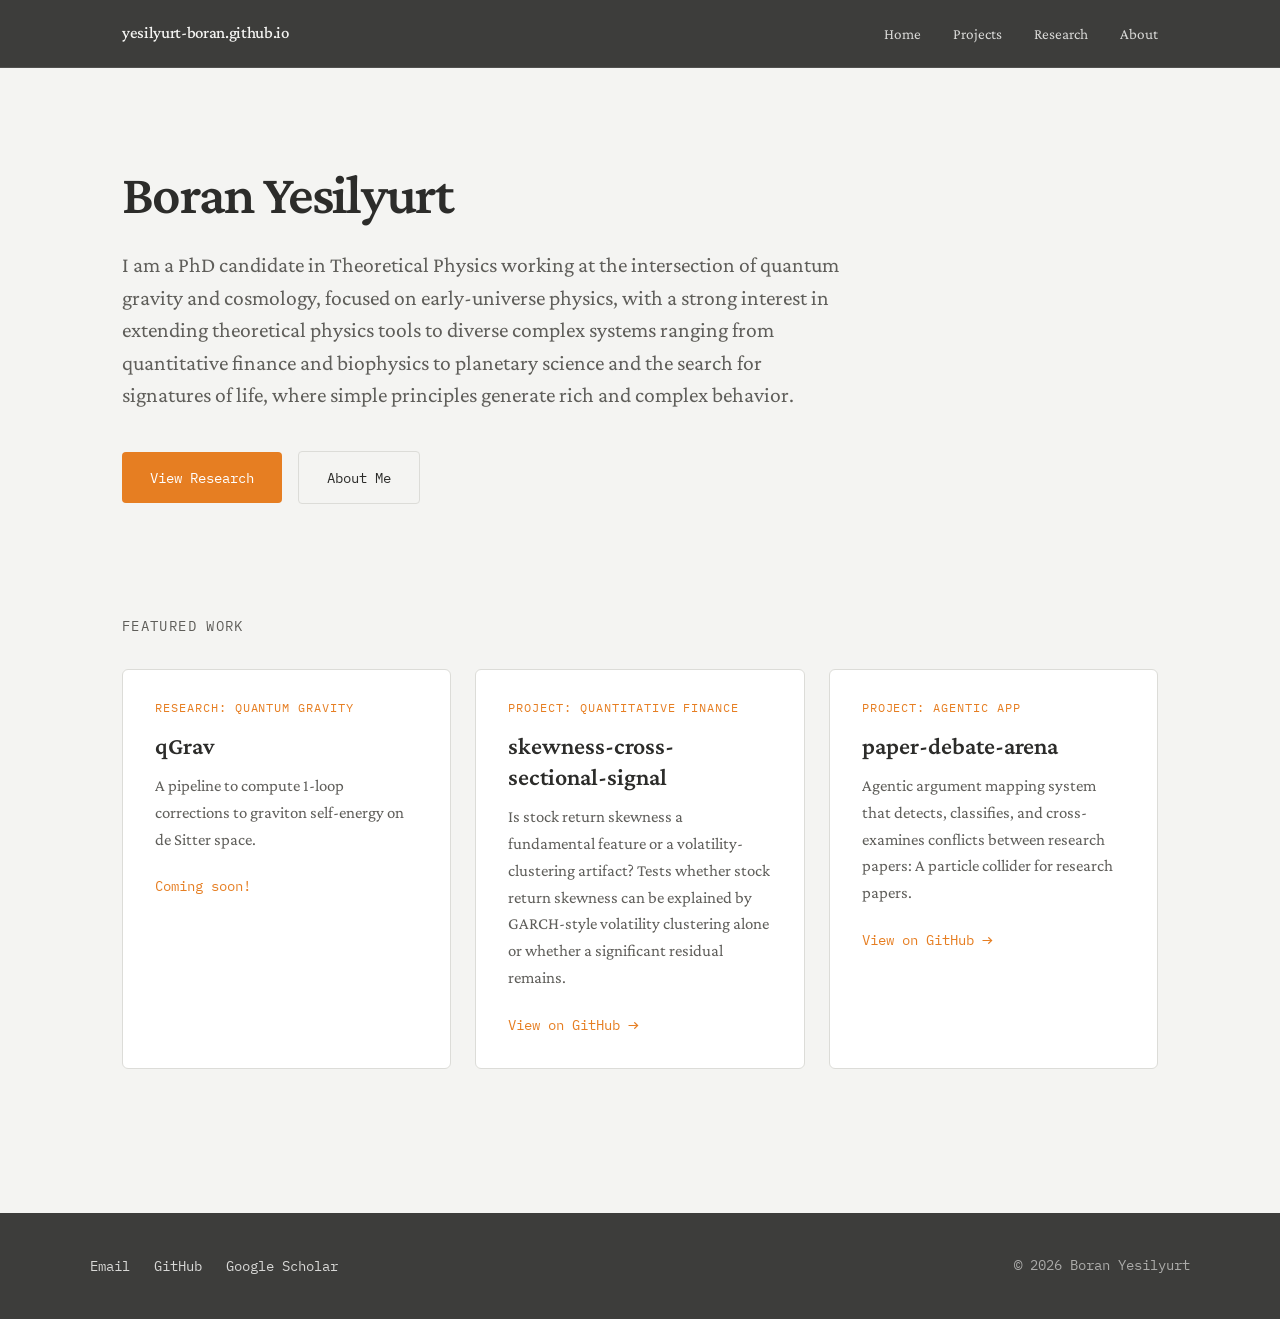
<file: index.html>
<!DOCTYPE html>
<html lang="en">
<head>
    <meta charset="UTF-8">
    <meta name="viewport" content="width=device-width, initial-scale=1.0">
    <title>Boran Yesilyurt</title>
    <link rel="preconnect" href="https://fonts.googleapis.com">
    <link rel="preconnect" href="https://fonts.gstatic.com" crossorigin>
    <link href="https://fonts.googleapis.com/css2?family=Crimson+Pro:wght@400;500;600&family=IBM+Plex+Mono:wght@400;500&display=swap" rel="stylesheet">
    <link rel="stylesheet" href="style.css">
</head>
<body>
    <nav>
        <div class="nav-container">
            <div class="nav-logo">yesilyurt-boran.github.io</div>
            <ul class="nav-links">
                <li><a href="index.html">Home</a></li>
                <li><a href="projects.html">Projects</a></li>
                <li><a href="research.html">Research</a></li>
                <li><a href="about.html">About</a></li>
            </ul>
        </div>
    </nav>

    <section class="hero" id="home">
        <h1>Boran Yesilyurt</h1>
        <p class="hero-tagline">
            I am a PhD candidate in Theoretical Physics working at the intersection of quantum gravity and cosmology, focused on early-universe physics, with a strong interest in extending theoretical physics tools to diverse complex systems ranging from quantitative finance and biophysics to planetary science and the search for signatures of life, where simple principles generate rich and complex behavior.
        </p>
        <div class="cta-row">
            <a href="research.html" class="btn btn-primary">View Research</a>
            <a href="about.html" class="btn btn-secondary">About Me</a>
        </div>
    </section>

    <section class="featured">
        <div class="section-header">Featured Work</div>
        <div class="work-grid">
            <div class="work-card">
                <div class="work-category">Research: Quantum Gravity</div>
                <h3 class="work-title">qGrav</h3>
                <p class="work-desc">A pipeline to compute 1-loop corrections to graviton self-energy on de Sitter space.</p>
                <a class="work-pending">Coming soon!</a>
            </div>
            
            <div class="work-card">
                <div class="work-category">Project: Quantitative Finance</div>
                <h3 class="work-title">skewness-cross-sectional-signal</h3>
                <p class="work-desc">Is stock return skewness a fundamental feature or a volatility-clustering artifact? Tests whether stock return skewness can be explained by GARCH-style volatility clustering alone or whether a significant residual remains.</p>
                <a href="https://github.com/yesilyurt-boran/skewness-cross-sectional-signal" class="work-link">View on GitHub</a>
            </div>
            <div class="work-card">
                <div class="work-category">Project: Agentic App</div>
                <h3 class="work-title">paper-debate-arena</h3>
                <p class="work-desc">Agentic argument mapping system that detects, classifies, and cross-examines conflicts between research papers: A particle collider for research papers.</p>
                <a href="https://github.com/yesilyurt-boran/paper-debate-arena" class="work-link">View on GitHub</a>
            </div>            
        </div>
    </section>


    <footer>
        <div class="footer-container">
            <ul class="footer-links">
                <li><a href="mailto:b.yesilyurt@ufl.edu">Email</a></li>
                <li><a href="https://github.com/yesilyurt-boran">GitHub</a></li>
                <li><a href="https://scholar.google.com/citations?user=VNmF69QAAAAJ&hl=en">Google Scholar</a></li>
            </ul>
            <div class="footer-note">© 2026 Boran Yesilyurt</div>
        </div>
    </footer>
</body>
</html>
</file>
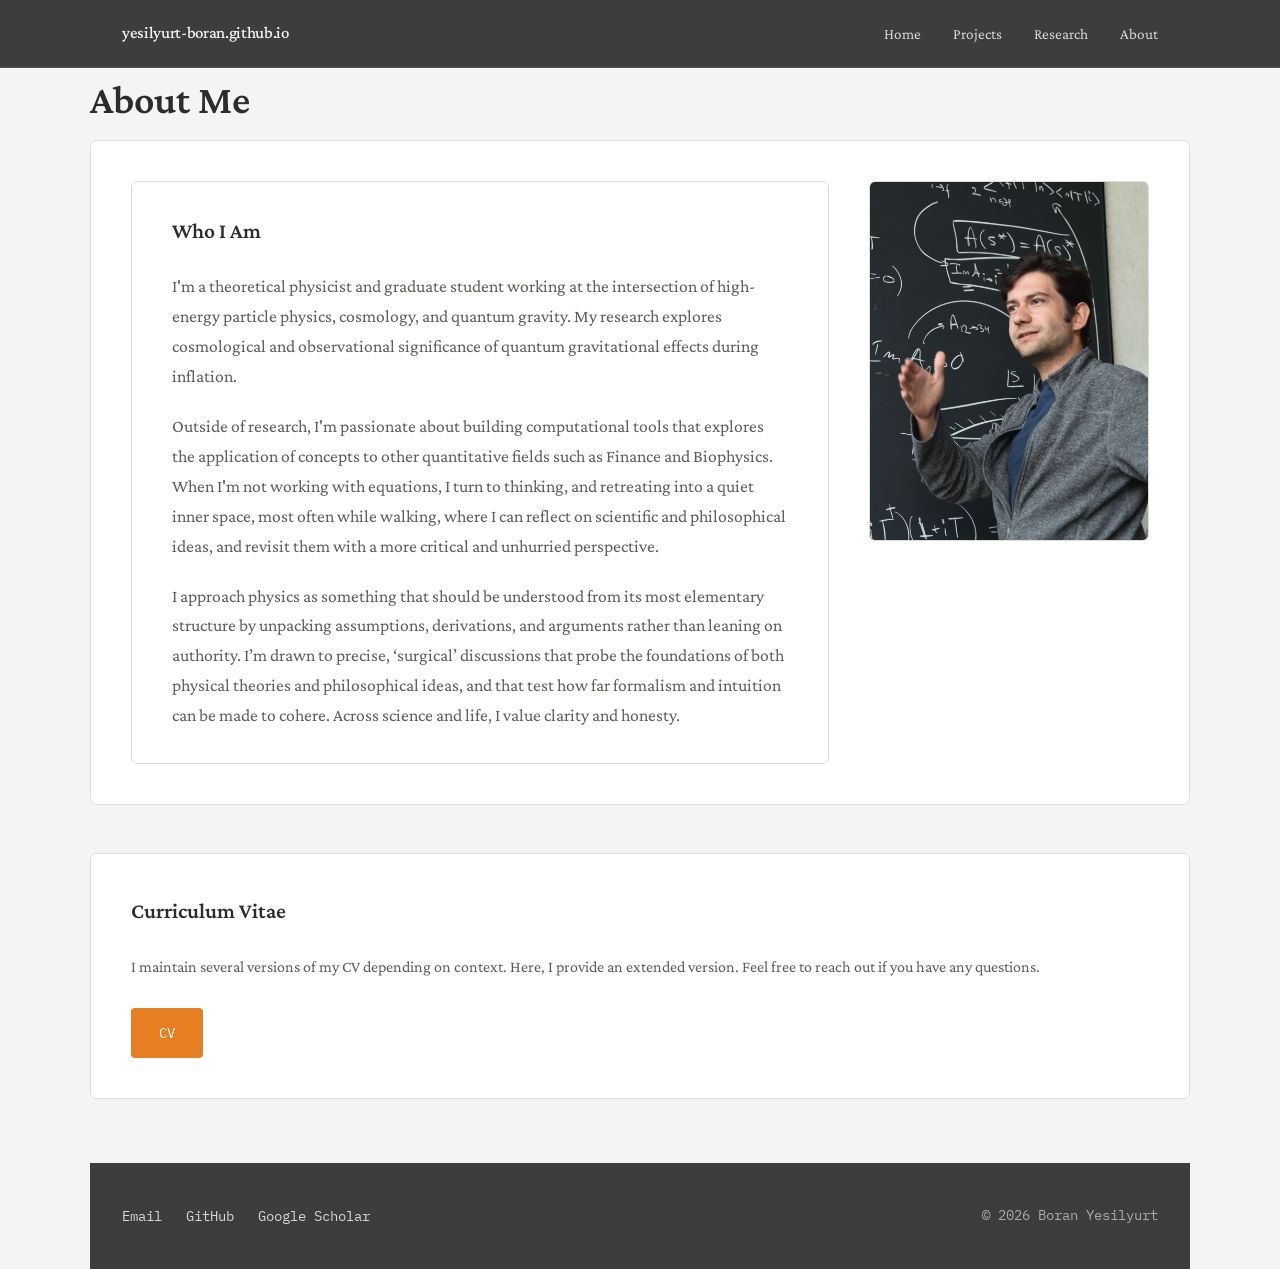
<file: about.html>
<!DOCTYPE html>
<html lang="en">
<head>
    <meta charset="UTF-8">
    <meta name="viewport" content="width=device-width, initial-scale=1.0">
    <title>About — Boran Yesilyurt</title>
    <link rel="preconnect" href="https://fonts.googleapis.com">
    <link rel="preconnect" href="https://fonts.gstatic.com" crossorigin>
    <link href="https://fonts.googleapis.com/css2?family=Crimson+Pro:wght@400;500;600&family=IBM+Plex+Mono:wght@400;500&display=swap" rel="stylesheet">
	<link rel="stylesheet" href="style.css">
</head>
<body>
	<nav>
        <div class="nav-container">
            <div class="nav-logo">yesilyurt-boran.github.io</div>
            <ul class="nav-links">
                <li><a href="index.html">Home</a></li>
                <li><a href="projects.html">Projects</a></li>
                <li><a href="research.html">Research</a></li>
                <li><a href="about.html">About</a></li>
            </ul>
        </div>
    </nav>

    <div class="container">
        <h1>About Me</h1>

        <div class="bio-section">
			<div class="bio-content">
				<h2>Who I Am</h2>
				<div class="bio-text">
					<p>
						I'm a theoretical physicist and graduate student working at the intersection of high-energy particle physics, cosmology, and quantum gravity. My research explores cosmological and observational significance of quantum gravitational effects during inflation.
					</p>
					<p>
						Outside of research, I'm passionate about building computational tools that explores the application of concepts to other quantitative fields such as Finance and Biophysics. When I'm not working with equations, I turn to thinking, and retreating into a quiet inner space, most often while walking, where I can reflect on scientific and philosophical ideas, and revisit them with a more critical and unhurried perspective.
					</p>
					<p>
						I approach physics as something that should be understood from its most elementary structure by unpacking assumptions, derivations, and arguments rather than leaning on authority. I’m drawn to precise, ‘surgical’ discussions that probe the foundations of both physical theories and philosophical ideas, and that test how far formalism and intuition can be made to cohere. Across science and life, I value clarity and honesty.					</p>
				</div>
			</div>
			<div class="bio-photo">
                <img src="pp.jpg" alt="Boran Yesilyurt">
            </div>
    </div>
	
	<div class="container">
		<div class="cv-section">
            <h2>Curriculum Vitae</h2>
            <p class="cv-desc">
                I maintain several versions of my CV depending on context. Here, I provide an extended version. Feel free to reach out if you have any questions.
            </p>
            <div class="cv-buttons">
                <a href="cv_extended.pdf" class="btn btn-primary">CV</a>
            </div>
        </div>

	</div>

    <footer>
        <div class="footer-container">
            <ul class="footer-links">
                <li><a href="mailto:b.yesilyurt@ufl.edu">Email</a></li>
                <li><a href="https://github.com/yesilyurt-boran">GitHub</a></li>
                <li><a href="https://scholar.google.com/citations?user=VNmF69QAAAAJ&hl=en">Google Scholar</a></li>
            </ul>
            <div class="footer-note">© 2026 Boran Yesilyurt</div>
        </div>
    </footer>
</body>
</html>
</file>
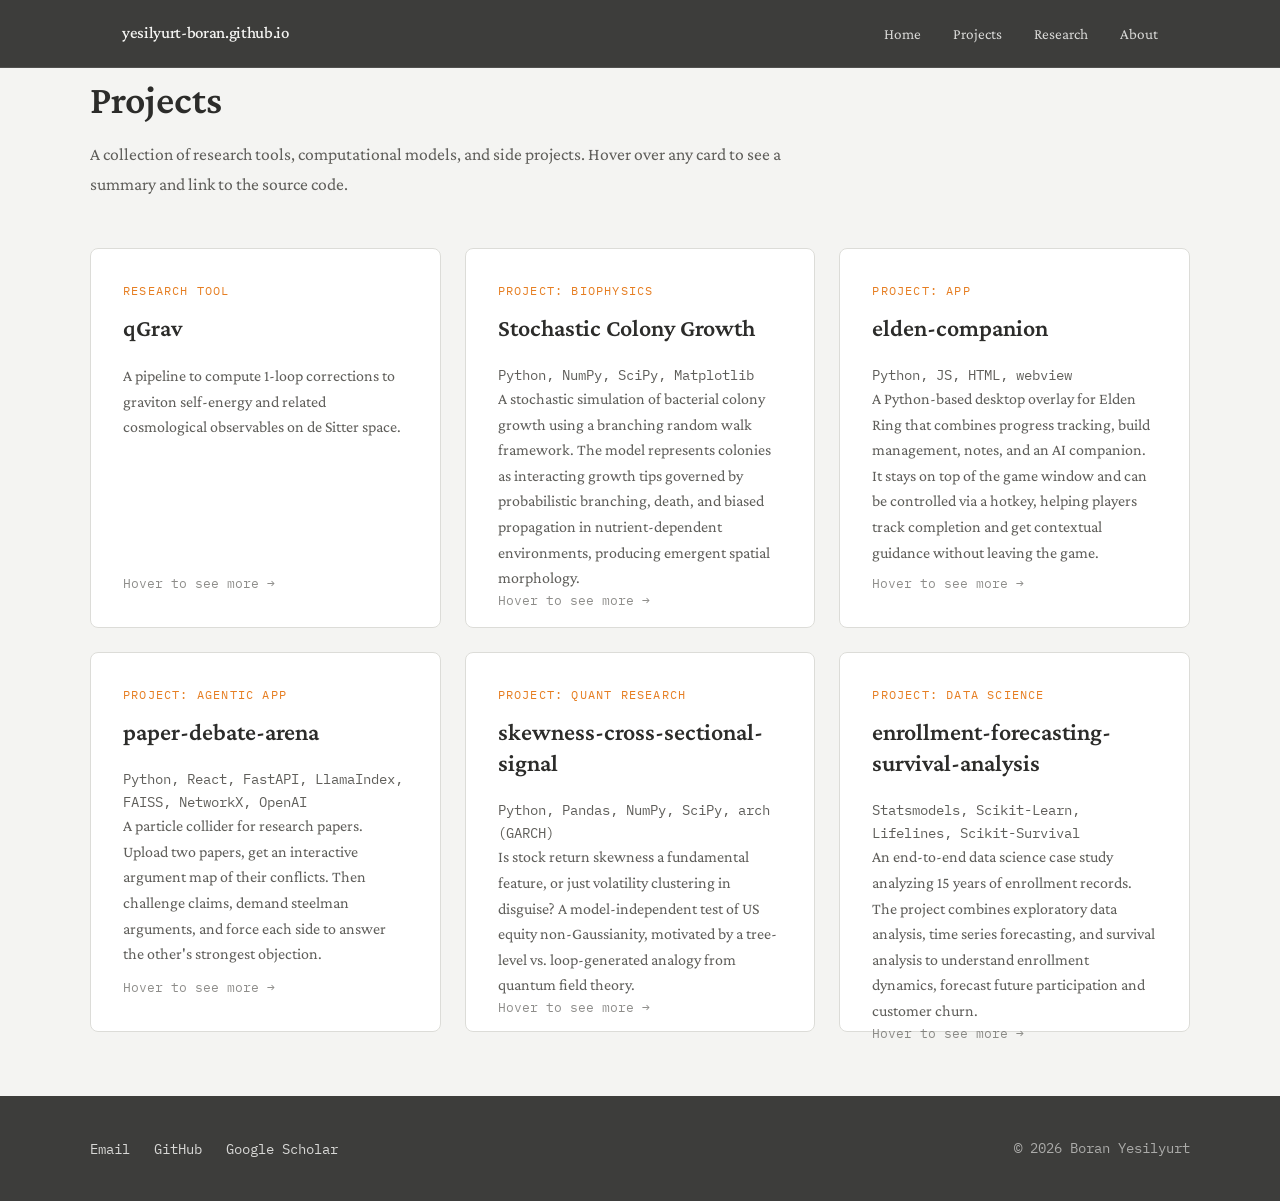
<file: projects.html>
<!DOCTYPE html>
<html lang="en">
<head>
    <meta charset="UTF-8">
    <meta name="viewport" content="width=device-width, initial-scale=1.0">
    <title>Projects Gallery</title>
    <link rel="preconnect" href="https://fonts.googleapis.com">
    <link rel="preconnect" href="https://fonts.gstatic.com" crossorigin>
    <link href="https://fonts.googleapis.com/css2?family=Crimson+Pro:wght@400;500;600&family=IBM+Plex+Mono:wght@400;500&display=swap" rel="stylesheet">
    <link rel="stylesheet" href="style.css">
</head>
<body>
    <nav>
        <div class="nav-container">
            <div class="nav-logo">yesilyurt-boran.github.io</div>
            <ul class="nav-links">
                <li><a href="index.html">Home</a></li>
                <li><a href="projects.html">Projects</a></li>
                <li><a href="research.html">Research</a></li>
                <li><a href="about.html">About</a></li>
            </ul>
        </div>
    </nav>
	
    <div class="container">
        <h1>Projects</h1>
        <p class="intro">A collection of research tools, computational models, and side projects. Hover over any card to see a summary and link to the source code.</p>
        
        <div class="gallery">
            <!-- Project 1 -->
            <div class="flip-card-wrapper">
                <div class="flip-card">
                    <div class="flip-card-front">
                        <div class="card-header">
                            <div class="card-category">Research Tool</div>
                            <h3 class="card-title">	qGrav</h3>
                            <div class="card-tech"></div>
                        </div>
                        <div class="card-description">
							A pipeline to compute 1-loop corrections to graviton self-energy and related cosmological observables on de Sitter space.																																									
                        </div>
                        <div class="card-hint">Hover to see more →</div>
                    </div>
                    <div class="flip-card-back">
                        <div class="summary">
                            <div class="summary-title">Quick Summary</div>
                            <div class="summary-text">
							
							</div>
                        </div>
                        <a href="https://github.com/yesilyurt-boran/qGrav" class="github-btn">
                            <span>Coming soon!</span>
                        </a>
                    </div>
                </div>
            </div>
            
            <!-- Project 2 -->
            <div class="flip-card-wrapper">
                <div class="flip-card">
                    <div class="flip-card-front">
                        <div class="card-header">
                            <div class="card-category">Project: Biophysics</div>
                            <h3 class="card-title">Stochastic Colony Growth</h3>
                            <div class="card-tech">Python, NumPy, SciPy, Matplotlib</div>
                        </div>
                        <div class="card-description">
							A stochastic simulation of bacterial colony growth using a branching random walk framework. The model represents colonies as interacting growth tips governed by probabilistic branching, death, and biased propagation in nutrient-dependent environments, producing emergent spatial morphology.
                        </div>
                        <div class="card-hint">Hover to see more →</div>
                    </div>
                    <div class="flip-card-back">
                        <div class="summary">
                            <div class="summary-title">Quick Summary</div>
                            <div class="summary-text">
								A Monte Carlo branching random walk model for bacterial colony growth that reproduces emergent morphologies and self-limiting expansion through stochastic tip dynamics and environment-dependent growth rules.
                            </div>
                        </div>
                        <a href="https://github.com/yesilyurt-boran/stochastic-colony-growth" class="github-btn">
                            <span>View on GitHub</span>
                        </a>
                    </div>
                </div>
            </div>
            
            <!-- Project 3 -->
            <div class="flip-card-wrapper">
                <div class="flip-card">
                    <div class="flip-card-front">
                        <div class="card-header">
                            <div class="card-category">Project: App</div>
                            <h3 class="card-title">elden-companion</h3>
                            <div class="card-tech">Python, JS, HTML, webview</div>
                        </div>
                        <div class="card-description">
						A Python-based desktop overlay for Elden Ring that combines progress tracking, build management, notes, and an AI companion. It stays on top of the game window and can be controlled via a hotkey, helping players track completion and get contextual guidance without leaving the game.
                        </div>
                        <div class="card-hint">Hover to see more →</div>
                    </div>
                    <div class="flip-card-back">
                        <div class="summary">
                            <div class="summary-title">Quick Summary</div>
                            <div class="summary-text">
								Elden Companion is an always-on-top desktop overlay for Elden Ring that tracks region progress, manages builds, and stores notes while providing an AI companion that adapts its guidance to the player’s level, build, and selected tone.
                            </div>
                        </div>
                        <a href="https://github.com/yesilyurt-boran/elden-companion" class="github-btn">
                            <span>View on GitHub</span>
                        </a>
                    </div>
                </div>
            </div>
            
            <!-- Project 4 -->
            <!-- Debate Arena -->
			<div class="flip-card-wrapper">
				<div class="flip-card">
					<div class="flip-card-front">
						<div class="card-header">
							<div class="card-category">Project: Agentic App</div>
							<h3 class="card-title">paper-debate-arena</h3>
							<div class="card-tech">Python, React, FastAPI, LlamaIndex, FAISS, NetworkX, OpenAI</div>
						</div>
						<div class="card-description">
							A particle collider for research papers. Upload two papers, get an interactive argument map of their conflicts. Then challenge claims, demand steelman arguments, and force each side to answer the other's strongest objection.								</div>
						<div class="card-hint">Hover to see more →</div>
					</div>
					<div class="flip-card-back">
						<div class="summary">
							<div class="summary-title">Quick Summary</div>
							<div class="summary-text">
								Agentic conflict detection and cross-examination system built on per-paper RAG indexes and GPT-4o classification. Maps disagreements as a persistent graph exportable as JSON. Tested across cosmology, biophysics and condensed matter physics papers with no domain-specific tuning.							</div>
						</div>
						<a href="https://github.com/yesilyurt-boran/paper-debate-arena" class="github-btn">
							<span>View on GitHub</span>
						</a>
					</div>
				</div>
			</div>
            <!-- Project 5 -->
			<!-- Skewness Decomposition -->
			<div class="flip-card-wrapper">
			    <div class="flip-card">
			        <div class="flip-card-front">
			            <div class="card-header">
			                <div class="card-category">Project: Quant Research</div>
			                <h3 class="card-title">skewness-cross-sectional-signal</h3>
			                <div class="card-tech">Python, Pandas, NumPy, SciPy, arch (GARCH)</div>
			            </div>
			            <div class="card-description">
			                Is stock return skewness a fundamental feature, or just volatility clustering in disguise? A model-independent test of US equity non-Gaussianity, motivated by a tree-level vs. loop-generated analogy from quantum field theory.
			            </div>
			            <div class="card-hint">Hover to see more →</div>
			        </div>
			        <div class="flip-card-back">
			            <div class="summary">
			                <div class="summary-title">Quick Summary</div>
			                <div class="summary-text">
			                    Built a 20-year, survivorship-bias-corrected return panel and tested raw skewness and coskewness as cross-sectional signals. Fit per-stock GARCH(1,1)-Gaussian null models and used Monte Carlo simulation to show volatility clustering explains under 0.1% of observed skewness.
			                </div>
			            </div>
			            <a href="https://github.com/yesilyurt-boran/skewness-cross-sectional-signal" class="github-btn">
			                <span>View on GitHub</span>
			            </a>
			        </div>
			    </div>
			</div>
            
            <!-- Project 6 -->
			<div class="flip-card-wrapper">
			    <div class="flip-card">
			        <div class="flip-card-front">
			            <div class="card-header">
			                <div class="card-category">Project: Data Science</div>
			                <h3 class="card-title">enrollment-forecasting-survival-analysis</h3>
			                <div class="card-tech">Statsmodels, Scikit-Learn, Lifelines, Scikit-Survival</div>
			            </div>
			            <div class="card-description">
			                An end-to-end data science case study analyzing 15 years of enrollment records. The project combines exploratory data analysis, time series forecasting, and survival analysis to understand enrollment dynamics, forecast future participation and customer churn.
			            </div>
			            <div class="card-hint">Hover to see more →</div>
			        </div>
			        <div class="flip-card-back">
			            <div class="summary">
			                <div class="summary-title">Quick Summary</div>
			                <div class="summary-text">
			                    Built a complete analytics pipeline from data cleaning to forecasting and churn modeling. Compared classical forecasting techniques, Bayesian methods, and a custom Fourier model, then applied Kaplan–Meier, Random Survival Forest, and DeepSurv to evaluate membership retention.
			                </div>
			            </div>
			            <a href="https://github.com/yesilyurt-boran/enrollment-forecasting-survival-analysis" class="github-btn">
			                <span>View on GitHub</span>
			            </a>
			        </div>
			    </div>
			</div>
        </div>
    </div>
	<footer>
        <div class="footer-container">
            <ul class="footer-links">
                <li><a href="mailto:b.yesilyurt@ufl.edu">Email</a></li>
                <li><a href="https://github.com/yesilyurt-boran">GitHub</a></li>
                <li><a href="https://scholar.google.com/citations?user=VNmF69QAAAAJ&hl=en">Google Scholar</a></li>
            </ul>
            <div class="footer-note">© 2026 Boran Yesilyurt</div>
        </div>
    </footer>
</body>
</html>
</file>
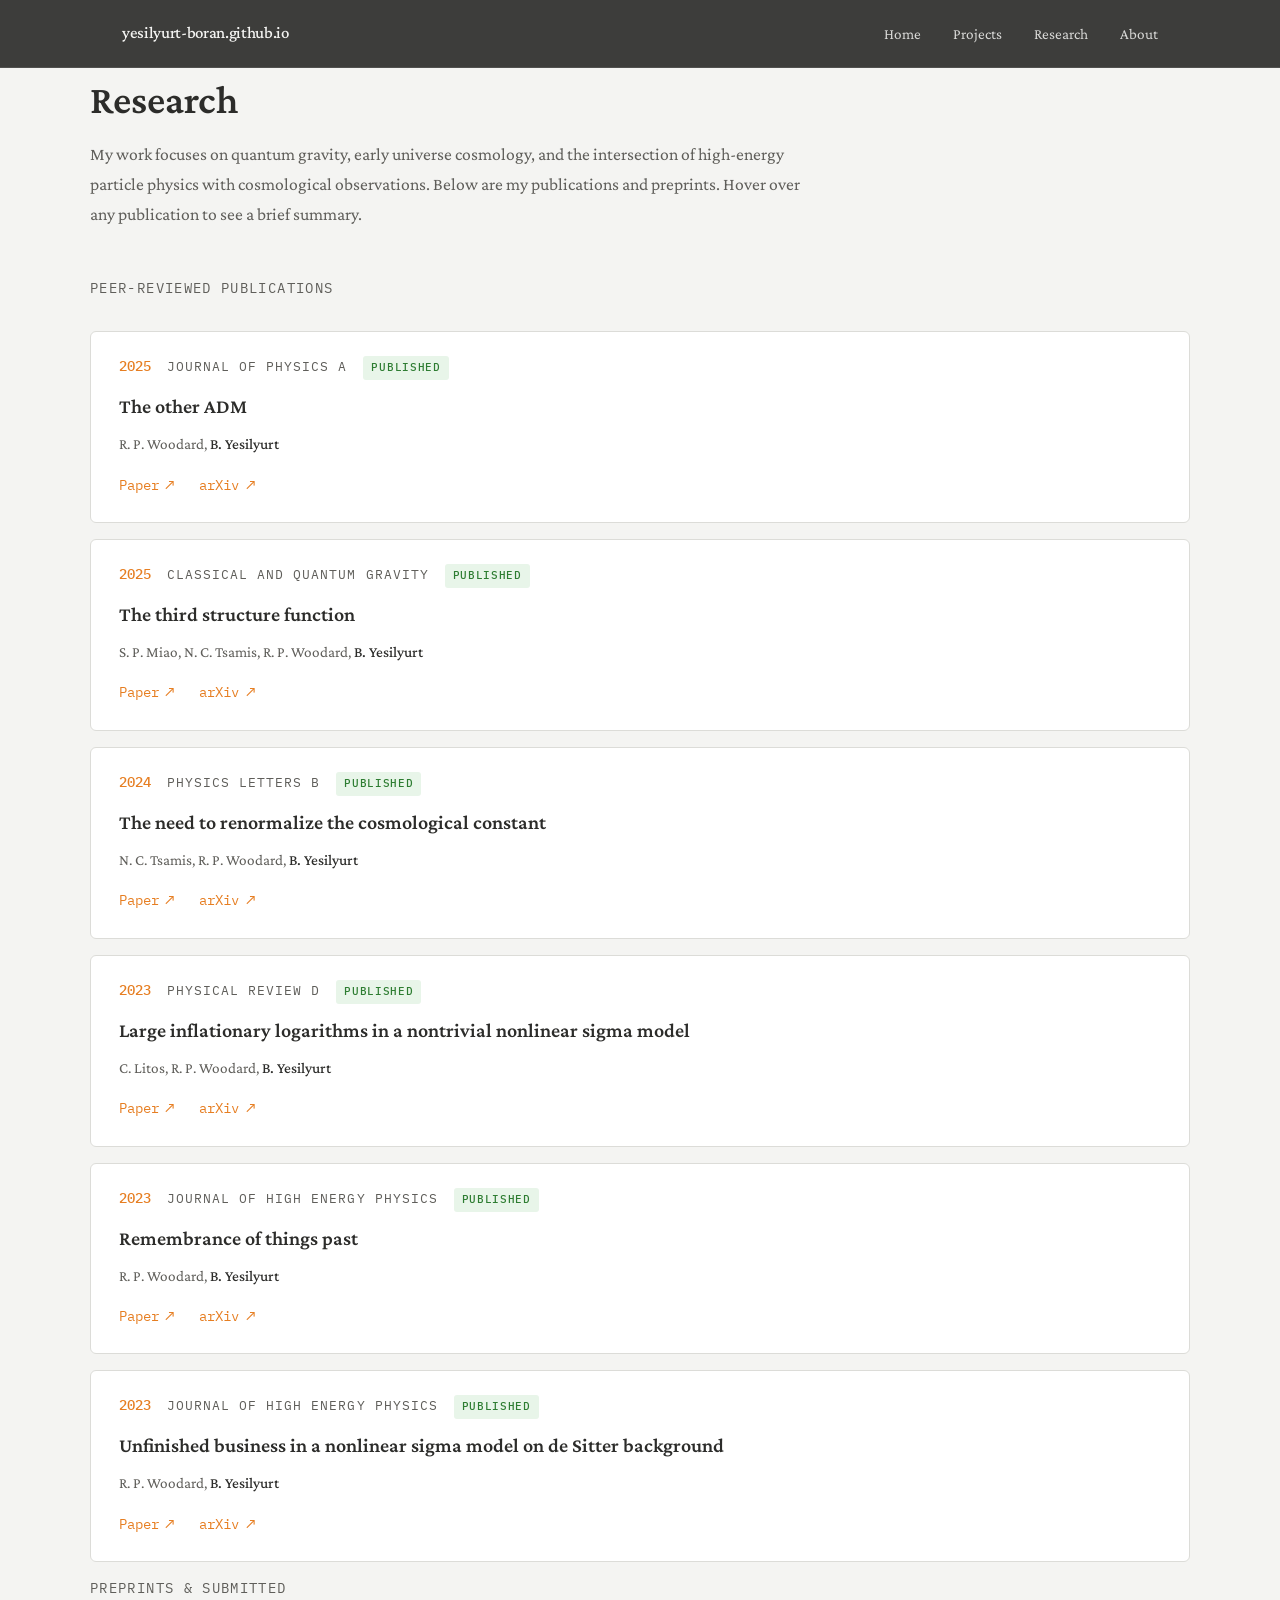
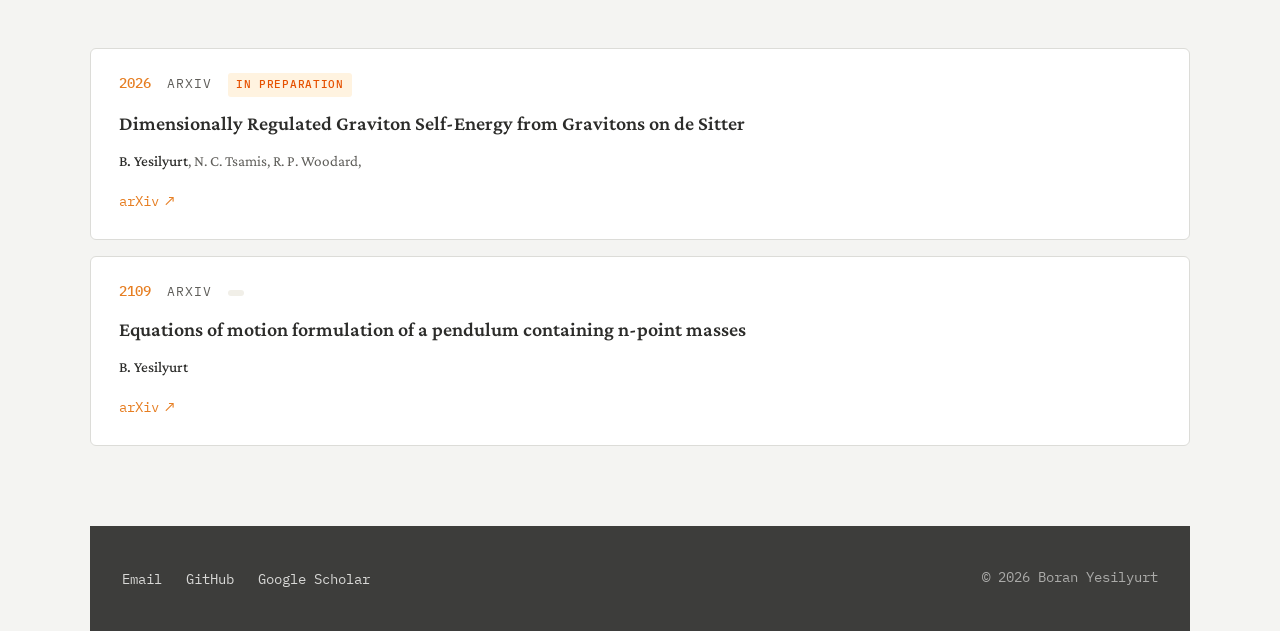
<file: research.html>
<!DOCTYPE html>
<html lang="en">
<head>
    <meta charset="UTF-8">
    <meta name="viewport" content="width=device-width, initial-scale=1.0">
    <title>Research — Boran Yesilyurt</title>
    <link rel="preconnect" href="https://fonts.googleapis.com">
    <link rel="preconnect" href="https://fonts.gstatic.com" crossorigin>
    <link href="https://fonts.googleapis.com/css2?family=Crimson+Pro:wght@400;500;600&family=IBM+Plex+Mono:wght@400;500&display=swap" rel="stylesheet">
    <link rel="stylesheet" href="style.css">
</head>
<body>
	<nav>
        <div class="nav-container">
            <div class="nav-logo">yesilyurt-boran.github.io</div>
            <ul class="nav-links">
                <li><a href="index.html">Home</a></li>
                <li><a href="projects.html">Projects</a></li>
                <li><a href="research.html">Research</a></li>
                <li><a href="about.html">About</a></li>
            </ul>
        </div>
    </nav>

    <div class="container">
        <h1>Research</h1>
        <p class="intro">
            My work focuses on quantum gravity, early universe cosmology, and the intersection of high-energy particle physics with cosmological observations. Below are my publications and preprints. Hover over any publication to see a brief summary.
        </p>


        <div class="section-header">Peer-Reviewed Publications</div>

        <div class="publications-list">
		
			<div class="publication-item">
                <div class="pub-meta">
                    <span class="pub-year">2025</span>
                    <span class="pub-venue">Journal of Physics A</span>
                    <span class="status-badge status-published">Published</span>
                </div>
                <h3 class="pub-title">The other ADM</h3>
                <div class="pub-authors">
                    R. P. Woodard, <span class="me">B. Yesilyurt</span>
                </div>
                <div class="tooltip">
					A study on nonperturbative gravitational UV self-screening, developing a cosmological analogue of the ADM framework and initiating its implementation in coupled gravity–QED systems to explore dynamical regulation of ultraviolet divergences.                </div>
                <div class="pub-links">
                    <a href="https://iopscience.iop.org/article/10.1088/1751-8121/add19b" class="pub-link">Paper</a>
                    <a href="https://arxiv.org/abs/2410.05213" class="pub-link">arXiv</a>
                </div>
            </div>
            
            <div class="publication-item">
                <div class="pub-meta">
                    <span class="pub-year">2025</span>
                    <span class="pub-venue">Classical and Quantum Gravity</span>
                    <span class="status-badge status-published">Published</span>
                </div>
                <h3 class="pub-title">The third structure function</h3>
                <div class="pub-authors">
                    S. P. Miao, N. C. Tsamis, R. P. Woodard, <span class="me">B. Yesilyurt</span>
                </div>
                <div class="tooltip">
					Re-derived the graviton self-energy induced by massless minimally coupled scalar loops on de Sitter spacetime, extending the tensor decomposition to cosmological backgrounds by identifying an additional independent contribution beyond the standard Ricci and Weyl structures.                </div>
                <div class="pub-links">
                    <a href="https://iopscience.iop.org/article/10.1088/1361-6382/adcfe9" class="pub-link">Paper</a>
                    <a href="https://arxiv.org/abs/2407.07864" class="pub-link">arXiv</a>
                </div>
            </div>


            <div class="publication-item">
                <div class="pub-meta">
                    <span class="pub-year">2024</span>
                    <span class="pub-venue">Physics Letters B</span>
                    <span class="status-badge status-published">Published</span>
                </div>
                <h3 class="pub-title">The need to renormalize the cosmological constant</h3>
                <div class="pub-authors">
                    N. C. Tsamis, R. P. Woodard, <span class="me">B. Yesilyurt</span>
                </div>
                <div class="tooltip">
					Analyzed one-loop graviton self-energy corrections from massless minimally coupled scalars in de Sitter spacetime, showing the necessity of finite cosmological constant renormalization for maintaining conservation and consistency of effective gravitational dynamics.                </div>
                <div class="pub-links">
                    <a href="https://www.sciencedirect.com/science/article/pii/S0370269324000315?via%3Dihub" class="pub-link">Paper</a>
                    <a href="https://arxiv.org/abs/2312.15913" class="pub-link">arXiv</a>
                </div>
            </div>

            <div class="publication-item">
                <div class="pub-meta">
                    <span class="pub-year">2023</span>
                    <span class="pub-venue">Physical Review D</span>
                    <span class="status-badge status-published">Published</span>
                </div>
                <h3 class="pub-title">Large inflationary logarithms in a nontrivial nonlinear sigma model</h3>
                <div class="pub-authors">
                   C. Litos, R. P. Woodard, <span class="me">B. Yesilyurt</span>
                </div>
                <div class="tooltip">
                    Computed one- and two-loop infrared logarithmic corrections in nonlinear sigma models with nontrivial field-space curvature, deriving the background evolution and renormalization group functions relevant to inflationary graviton dynamics in de Sitter spacetime.
                </div>
                <div class="pub-links">
                    <a href="https://journals.aps.org/prd/abstract/10.1103/PhysRevD.108.065001" class="pub-link">Paper</a>
                    <a href="https://arxiv.org/abs/2306.15486" class="pub-link">arXiv</a>
                </div>
            </div>

            <div class="publication-item">
                <div class="pub-meta">
                    <span class="pub-year">2023</span>
                    <span class="pub-venue">Journal of High Energy Physics</span>
                    <span class="status-badge status-published">Published</span>
                </div>
                <h3 class="pub-title"> Remembrance of things past</h3>
                <div class="pub-authors">
                   R. P. Woodard, <span class="me">B. Yesilyurt</span>
                </div>
                <div class="tooltip">
					Studied the nonperturbative evolution of infrared effects in nonlinear sigma models on cosmological backgrounds beyond de Sitter space, showing how large-scale correlations generated during primordial inflation can persist and influence late-time cosmological evolution.                </div>
                <div class="pub-links">
                    <a href="https://link.springer.com/article/10.1007/JHEP08(2023)124" class="pub-link">Paper</a>
                    <a href="https://arxiv.org/abs/2305.17641" class="pub-link">arXiv</a>
                </div>
            </div>

            <div class="publication-item">
                <div class="pub-meta">
                    <span class="pub-year">2023</span>
                    <span class="pub-venue">Journal of High Energy Physics</span>
                    <span class="status-badge status-published">Published</span>
                </div>
                <h3 class="pub-title"> Unfinished business in a nonlinear sigma model on de Sitter background</h3>
                <div class="pub-authors">
                   R. P. Woodard, <span class="me">B. Yesilyurt</span>
                </div>
                <div class="tooltip">
					Investigated infrared effects in nonlinear sigma models on de Sitter spacetime, completing the two-loop background evolution and one-loop beta function analysis within a stochastic and renormalization group framework for quantum fields in curved spacetime.                </div>
                <div class="pub-links">
                    <a href="https://link.springer.com/article/10.1007/JHEP06(2023)206" class="pub-link">Paper</a>
                    <a href="https://arxiv.org/abs/2302.11528" class="pub-link">arXiv</a>
                </div>
            </div>


        <div class="section-header">Preprints & Submitted</div>
        <div class="publications-list">
            
            <div class="publication-item">
                <div class="pub-meta">
                    <span class="pub-year">2026</span>
                    <span class="pub-venue">arXiv</span>
                    <span class="status-badge status-preprint">In Preparation</span>
                </div>
                <h3 class="pub-title"> Dimensionally Regulated Graviton Self-Energy from Gravitons on de Sitter</h3>
                <div class="pub-authors">
                    <span class="me">B. Yesilyurt</span>, N. C. Tsamis, R. P. Woodard,
                </div>
                <div class="tooltip">
                    
                </div>
                <div class="pub-links">
                    <a href=" " class="pub-link">arXiv</a>
                </div>
            </div>

            <div class="publication-item">
                <div class="pub-meta">
                    <span class="pub-year">2109</span>
                    <span class="pub-venue">arXiv</span>
                    <span class="status-badge status-submitted"></span>
                </div>
                <h3 class="pub-title">Equations of motion formulation of a pendulum containing n-point masses</h3>
                <div class="pub-authors">
                   <span class="me">B. Yesilyurt</span>
                </div>
                <div class="tooltip">
                    Developed a general Lagrangian formulation for deriving the equations of motion of n-point-mass pendulum systems, providing a scalable framework for studying complex coupled dynamics and nonlinear oscillations.
                </div>
                <div class="pub-links">
                    <a href="https://arxiv.org/abs/1910.12610" class="pub-link">arXiv</a>
                </div>
            </div>
        </div>


    <footer>
        <div class="footer-container">
            <ul class="footer-links">
                <li><a href="mailto:b.yesilyurt@ufl.edu">Email</a></li>
                <li><a href="https://github.com/yesilyurt-boran">GitHub</a></li>
                <li><a href="https://scholar.google.com/citations?user=VNmF69QAAAAJ&hl=en">Google Scholar</a></li>
            </ul>
            <div class="footer-note">© 2026 Boran Yesilyurt</div>
        </div>
    </footer>
</body>
</html>
</file>
<file: style.css>
:root {
            --bg-primary: #F4F4F2;
            --bg-secondary: #fff;
            --bg-nav: #3D3D3B;
            --text-primary: #2C2C2A;
            --text-secondary: #5F5E5A;
            --text-nav: #F4F4F2;
            --accent: #E67E22;
            --accent-dark: #C05A10;
            --border: #DCDCD8;
            --border-light: #EBEBEA;
        }
        
        * {
            margin: 0;
            padding: 0;
            box-sizing: border-box;
        }
        
        body {
            font-family: 'Crimson Pro', serif;
            background: var(--bg-primary);
            color: var(--text-primary);
            line-height: 1.6;
            overflow-x: hidden;
        }
		
		.container {
            max-width: 1100px;
            margin: 0 auto;
			animation: fadeIn 0.8s ease-out;
        }
        
        h1 {
            font-size: 2.5rem;
            margin-bottom: 0.5rem;
            font-weight: 600;
        }
        
        .intro {
            font-size: 1.1rem;
            color: var(--text-secondary);
            margin-bottom: 3rem;
            max-width: 720px;
            line-height: 1.7;
        }
        
        .gallery {
            display: grid;
            grid-template-columns: repeat(auto-fill, minmax(300px, 1fr));
            gap: 1.5rem;
        }
        
        /* Navigation */
        nav {
            background: var(--bg-nav);
            padding: 1.25rem 0;
            position: sticky;
            top: 0;
            z-index: 100;
            border-bottom: 1px solid rgba(255, 255, 255, 0.1);
        }
        
        .nav-container {
            max-width: 1100px;
            margin: 0 auto;
            padding: 0 2rem;
            display: flex;
            justify-content: space-between;
            align-items: center;
        }
        
        .nav-logo {
            font-family: 'Crimson Pro', serif;
            font-size: 1.05rem;
            font-weight: 500;
            color: var(--text-nav);
            letter-spacing: -0.02em;
        }
        
        .nav-links {
            display: flex;
            gap: 2rem;
            list-style: none;
        }
        
        .nav-links a {
            color: var(--text-nav);
            text-decoration: none;
            font-size: 0.95rem;
            transition: color 0.2s;
            opacity: 0.85;
        }
        
        .nav-links a:hover {
            opacity: 1;
            color: var(--accent);
        }
        
        /* Hero Section */
        .hero {
            max-width: 1100px;
            margin: 0 auto;
            padding: 6rem 2rem 4rem;
            animation: fadeIn 0.8s ease-out;
        }
        
        @keyframes fadeIn {
            from { opacity: 0; transform: translateY(20px); }
            to { opacity: 1; transform: translateY(0); }
        }
        
        .hero h1 {
            font-size: 3.5rem;
            font-weight: 600;
            line-height: 1.1;
            margin-bottom: 1.5rem;
            color: var(--text-primary);
            letter-spacing: -0.03em;
        }
        
        .hero-tagline {
            font-size: 1.35rem;
            color: var(--text-secondary);
            max-width: 720px;
            line-height: 1.5;
            margin-bottom: 2.5rem;
        }
        
        .hero-tagline .highlight {
            color: var(--accent);
            font-weight: 500;
        }
        
        .cta-row {
            display: flex;
            gap: 1rem;
            align-items: center;
        }
        
        .btn {
            padding: 0.85rem 1.75rem;
            font-family: 'IBM Plex Mono', monospace;
            font-size: 0.9rem;
            border: none;
            cursor: pointer;
            text-decoration: none;
            display: inline-block;
            transition: all 0.2s;
            border-radius: 4px;
        }
        
        .btn-primary {
            background: var(--accent);
            color: white;
        }
        
        .btn-primary:hover {
            background: var(--accent-dark);
            transform: translateY(-2px);
            box-shadow: 0 4px 12px rgba(230, 126, 34, 0.25);
        }
        
        .btn-secondary {
            background: transparent;
            color: var(--text-primary);
            border: 1px solid var(--border);
        }
        
        .btn-secondary:hover {
            border-color: var(--accent);
            color: var(--accent);
        }
        
        /* Featured Work Section */
        .featured {
            max-width: 1100px;
            margin: 0 auto;
            padding: 3rem 2rem 5rem;
        }
        
        .section-header {
            font-family: 'IBM Plex Mono', monospace;
            font-size: 0.85rem;
            text-transform: uppercase;
            letter-spacing: 0.1em;
            color: var(--text-secondary);
            margin-bottom: 2rem;
        }
        
        .work-grid {
            display: grid;
            grid-template-columns: repeat(auto-fit, minmax(320px, 1fr));
            gap: 1.5rem;
        }
        
        .work-card {
            background: var(--bg-secondary);
            border: 1px solid var(--border);
            border-radius: 6px;
            padding: 1.75rem 2rem;
            transition: all 0.3s ease;
            position: relative;
            animation: slideUp 0.6s ease-out backwards;
        }
        
        .work-card:nth-child(1) { animation-delay: 0.1s; }
        .work-card:nth-child(2) { animation-delay: 0.2s; }
        .work-card:nth-child(3) { animation-delay: 0.3s; }
        
        @keyframes slideUp {
            from {
                opacity: 0;
                transform: translateY(30px);
            }
            to {
                opacity: 1;
                transform: translateY(0);
            }
        }
        
        .work-card:hover {
            border-color: var(--accent);
            transform: translateY(-4px);
            box-shadow: 0 8px 24px rgba(0, 0, 0, 0.06);
        }
        
        .work-category {
            font-family: 'IBM Plex Mono', monospace;
            font-size: 0.75rem;
            color: var(--accent);
            text-transform: uppercase;
            letter-spacing: 0.08em;
            margin-bottom: 0.75rem;
        }
        
        .work-title {
            font-size: 1.5rem;
            font-weight: 600;
            color: var(--text-primary);
            margin-bottom: 0.75rem;
            line-height: 1.3;
        }
        
        .work-desc {
            font-size: 1.05rem;
            color: var(--text-secondary);
            line-height: 1.6;
            margin-bottom: 1.25rem;
        }
        
        .work-link {
            font-family: 'IBM Plex Mono', monospace;
            font-size: 0.85rem;
            color: var(--accent);
            text-decoration: none;
            display: inline-flex;
            align-items: center;
            gap: 0.5rem;
            transition: gap 0.2s;
        }
        
		.work-pending {
            font-family: 'IBM Plex Mono', monospace;
            font-size: 0.85rem;
            color: var(--accent);
            text-decoration: none;
            display: inline-flex;
            align-items: center;
            gap: 0.5rem;
            transition: gap 0.2s;
        }
		
        .work-link:hover {
            gap: 0.75rem;
        }
        
        .work-link::after {
            content: '→';
            font-size: 1.1rem;
        }
        
        /* Bio Section */
        .bio {
            max-width: 1100px;
            margin: 0 auto;
            padding: 2rem 2rem 5rem;
        }
        
        .bio-content {
            max-width: 720px;
            background: var(--bg-secondary);
            border: 1px solid var(--border);
            border-radius: 6px;
            padding: 2rem 2.5rem;
        }
        
        .bio-content p {
            font-size: 1.1rem;
            line-height: 1.7;
            color: var(--text-secondary);
            margin-bottom: 1.25rem;
        }
        
        .bio-content p:last-child {
            margin-bottom: 0;
        }
        
        /* Footer */
        footer {
            background: var(--bg-nav);
            color: var(--text-nav);
            padding: 2.5rem 2rem;
            margin-top: 4rem;
        }
        
        .footer-container {
            max-width: 1100px;
            margin: 0 auto;
            display: flex;
            justify-content: space-between;
            align-items: center;
        }
        
        .footer-links {
            display: flex;
            gap: 1.5rem;
            list-style: none;
        }
        
        .footer-links a {
            color: var(--text-nav);
            text-decoration: none;
            font-family: 'IBM Plex Mono', monospace;
            font-size: 0.85rem;
            opacity: 0.85;
            transition: opacity 0.2s;
        }
        
        .footer-links a:hover {
            opacity: 1;
            color: var(--accent);
        }
        
        .footer-note {
            font-family: 'IBM Plex Mono', monospace;
            font-size: 0.85rem;
            opacity: 0.6;
        }
        
        /* Responsive */
        @media (max-width: 768px) {
            .hero h1 {
                font-size: 2.5rem;
            }
            
            .hero-tagline {
                font-size: 1.15rem;
            }
            
            .nav-links {
                gap: 1.25rem;
            }
            
            .work-grid {
                grid-template-columns: 1fr;
            }
            
            .footer-container {
                flex-direction: column;
                gap: 1.5rem;
                text-align: center;
            }
            
            .cta-row {
                flex-direction: column;
                width: 100%;
            }
            
            .btn {
                width: 100%;
                text-align: center;
            }
        }
		
		/* Projects Gallery */
		.flip-card-wrapper {
            perspective: 1000px;
            height: 380px;
        }
        
        .flip-card {
            position: relative;
            width: 100%;
            height: 100%;
            transition: transform 0.6s;
            transform-style: preserve-3d;
        }
        
        .flip-card-wrapper:hover .flip-card {
            transform: rotateY(180deg);
        }
        
        .flip-card-front, .flip-card-back {
            position: absolute;
            width: 100%;
            height: 100%;
            backface-visibility: hidden;
            display: flex;
            flex-direction: column;
            padding: 2rem;
            border-radius: 8px;
            border: 1px solid var(--border);
        }
        
        .flip-card-front {
            background: var(--bg-secondary);
            justify-content: space-between;
        }
        
        .flip-card-back {
            background: var(--bg-secondary);
            border-color: var(--accent);
            transform: rotateY(180deg);
            justify-content: space-between;
            align-items: center;
        }
        
        .card-header {
            display: flex;
            flex-direction: column;
            gap: 0.75rem;
        }
        
        .card-category {
            font-family: 'IBM Plex Mono', monospace;
            font-size: 0.75rem;
            color: var(--accent);
            text-transform: uppercase;
            letter-spacing: 0.1em;
        }
        
        .card-title {
            font-size: 1.5rem;
            font-weight: 600;
            color: var(--text-primary);
            line-height: 1.3;
        }
        
        .card-tech {
            font-size: 0.9rem;
            color: var(--text-secondary);
            font-family: 'IBM Plex Mono', monospace;
            margin-top: 0.5rem;
        }
        
        .card-description {
            font-size: 1rem;
            color: var(--text-secondary);
            line-height: 1.6;
        }
        
        .card-hint {
            font-family: 'IBM Plex Mono', monospace;
            font-size: 0.8rem;
            color: var(--text-secondary);
            opacity: 0.7;
            margin-top: auto;
        }
        
        .flip-card-back .summary {
            text-align: center;
            margin-bottom: 1.5rem;
        }
        
        .summary-title {
            font-size: 0.95rem;
            font-weight: 500;
            color: var(--text-secondary);
            margin-bottom: 0.75rem;
            font-family: 'IBM Plex Mono', monospace;
            text-transform: uppercase;
            letter-spacing: 0.08em;
        }
        
        .summary-text {
            font-size: 1.05rem;
            color: var(--text-primary);
            line-height: 1.6;
            margin-bottom: 1rem;
        }
        
        .github-btn {
            display: inline-flex;
            align-items: center;
            gap: 0.5rem;
            padding: 0.75rem 1.5rem;
            background: var(--accent);
            color: white;
            text-decoration: none;
            border-radius: 4px;
            font-family: 'IBM Plex Mono', monospace;
            font-size: 0.85rem;
            transition: all 0.2s;
            border: none;
            cursor: pointer;
        }
        
        .github-btn:hover {
            background: var(--accent-dark);
            transform: translateY(-2px);
        }
        
        @media (max-width: 768px) {
            .gallery {
                grid-template-columns: 1fr;
            }
            
            .flip-card-wrapper {
                height: auto;
                aspect-ratio: 1;
            }
        }
		
		/* Research */
		
		.publications-list {
            display: flex;
            flex-direction: column;
            gap: 1rem;
        }
        
        .publication-item {
            background: var(--bg-secondary);
            border: 1px solid var(--border);
            border-radius: 6px;
            padding: 1.5rem 1.75rem;
            transition: all 0.2s ease;
            position: relative;
            cursor: help;
        }
        
        .publication-item:hover {
            border-color: var(--accent);
            box-shadow: 0 4px 12px rgba(0, 0, 0, 0.06);
        }
        
        .pub-meta {
            display: flex;
            align-items: baseline;
            gap: 1rem;
            margin-bottom: 0.75rem;
            flex-wrap: wrap;
        }
        
        .pub-year {
            font-family: 'IBM Plex Mono', monospace;
            font-size: 0.85rem;
            color: var(--accent);
            font-weight: 500;
            flex-shrink: 0;
        }
        
        .pub-venue {
            font-family: 'IBM Plex Mono', monospace;
            font-size: 0.8rem;
            color: var(--text-secondary);
            text-transform: uppercase;
            letter-spacing: 0.08em;
        }
        
        .pub-title {
            font-size: 1.25rem;
            font-weight: 600;
            color: var(--text-primary);
            margin-bottom: 0.75rem;
            line-height: 1.4;
        }
        
        .pub-authors {
            font-size: 0.95rem;
            color: var(--text-secondary);
            margin-bottom: 0.75rem;
            line-height: 1.6;
        }
        
        .pub-authors .me {
            font-weight: 500;
            color: var(--text-primary);
        }
        
        .pub-links {
            display: flex;
            gap: 1.5rem;
            margin-top: 1rem;
            flex-wrap: wrap;
        }
        
        .pub-link {
            font-family: 'IBM Plex Mono', monospace;
            font-size: 0.85rem;
            color: var(--accent);
            text-decoration: none;
            transition: color 0.2s;
            display: inline-flex;
            align-items: center;
            gap: 0.4rem;
        }
        
        .pub-link:hover {
            color: var(--accent-dark);
        }
        
        .pub-link::after {
            content: '↗';
            font-size: 1rem;
        }
        
		/* Tooltip */
        .tooltip {
            position: absolute;
            background: var(--text-primary);
            color: var(--bg-primary);
            padding: 1rem 1.25rem;
            border-radius: 6px;
            font-size: 0.95rem;
            line-height: 1.6;
            max-width: 320px;
            pointer-events: none;
            opacity: 0;
            visibility: hidden;
            transition: opacity 0.2s, visibility 0.2s;
            z-index: 1000;
            bottom: 100%;
            left: 50%;
            transform: translateX(-50%) translateY(-12px);
            white-space: normal;
            box-shadow: 0 8px 24px rgba(0, 0, 0, 0.12);
        }
        
        .tooltip::after {
            content: '';
            position: absolute;
            top: 100%;
            left: 50%;
            transform: translateX(-50%);
            border: 6px solid transparent;
            border-top-color: var(--text-primary);
        }
        
        .publication-item:hover .tooltip {
            opacity: 1;
            visibility: visible;
        }
        
        /* Status badges */
        .status-badge {
            font-family: 'IBM Plex Mono', monospace;
            font-size: 0.7rem;
            padding: 3px 8px;
            border-radius: 3px;
            text-transform: uppercase;
            letter-spacing: 0.06em;
            font-weight: 500;
        }
        
        .status-published {
            background: #E8F5E9;
            color: #2E7D32;
        }
        
        .status-submitted {
            background: #F1EFE8;
            color: #5F5E5A;
        }
        
        .status-preprint {
            background: #FFF3E0;
            color: #E65100;
        }
		
/* Bio Section */
        .bio-section {
            background: var(--bg-secondary);
            border: 1px solid var(--border);
            border-radius: 6px;
            padding: 2.5rem;
            margin-bottom: 3rem;
            display: flex;
            gap: 2.5rem;
            align-items: flex-start;
        }
		.bio-content {
            flex: 1;
        }
		.bio-photo {
            flex-shrink: 0;
            width: 280px;
            height: 360px;
            border-radius: 6px;
            overflow: hidden;
            border: 1px solid var(--border);
        }
        
        .bio-photo img {
            width: 100%;
            height: 100%;
            object-fit: cover;
            display: block;
        }
		
        .bio-section h2 {
            font-size: 1.35rem;
            font-weight: 600;
            margin-bottom: 1.5rem;
            color: var(--text-primary);
        }
        
        .bio-text {
            font-size: 1.1rem;
            line-height: 1.8;
            color: var(--text-secondary);
        }
        
        .bio-text p {
            margin-bottom: 1.25rem;
        }
        
        .bio-text p:last-child {
            margin-bottom: 0;
        }
        
        /* CV Section */
        .cv-section {
            background: var(--bg-secondary);
            border: 1px solid var(--border);
            border-radius: 6px;
            padding: 2.5rem;
            margin-bottom: 3rem;
        }
        
        .cv-section h2 {
            font-size: 1.35rem;
            font-weight: 600;
            margin-bottom: 1.5rem;
            color: var(--text-primary);
        }
        
        .cv-desc {
            font-size: 1rem;
            color: var(--text-secondary);
            margin-bottom: 1.75rem;
            line-height: 1.7;
        }
        
        .cv-buttons {
            display: flex;
            gap: 1rem;
            flex-wrap: wrap;
        }
        
        .btn {
            padding: 0.85rem 1.75rem;
            font-family: 'IBM Plex Mono', monospace;
            font-size: 0.9rem;
            border: none;
            cursor: pointer;
            text-decoration: none;
            display: inline-flex;
            align-items: center;
            gap: 0.5rem;
            transition: all 0.2s;
            border-radius: 4px;
        }
        
        .btn-primary {
            background: var(--accent);
            color: white;
        }
        
        .btn-primary:hover {
            background: var(--accent-dark);
            transform: translateY(-2px);
            box-shadow: 0 4px 12px rgba(230, 126, 34, 0.25);
        }
        
        .btn-secondary {
            background: transparent;
            color: var(--text-primary);
            border: 1px solid var(--border);
        }
        
        .btn-secondary:hover {
            border-color: var(--accent);
            color: var(--accent);
        }
</file>
